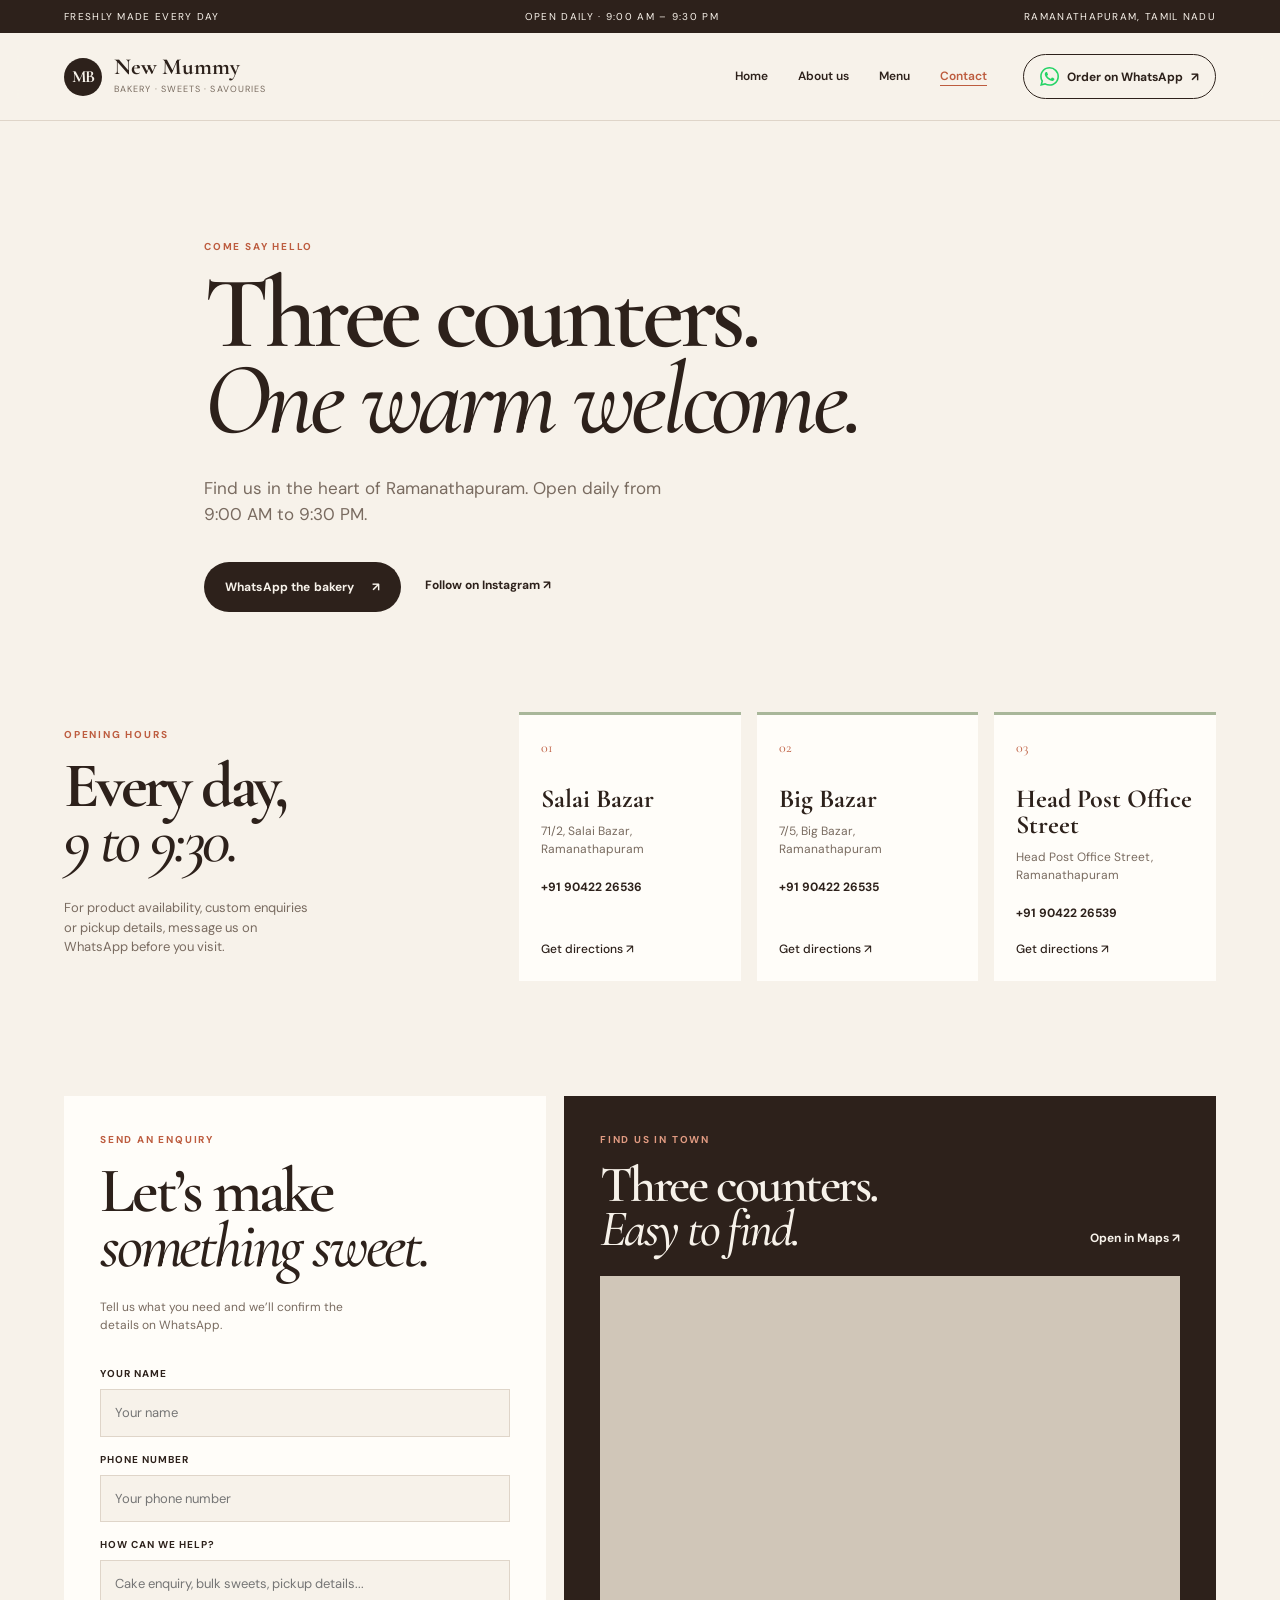
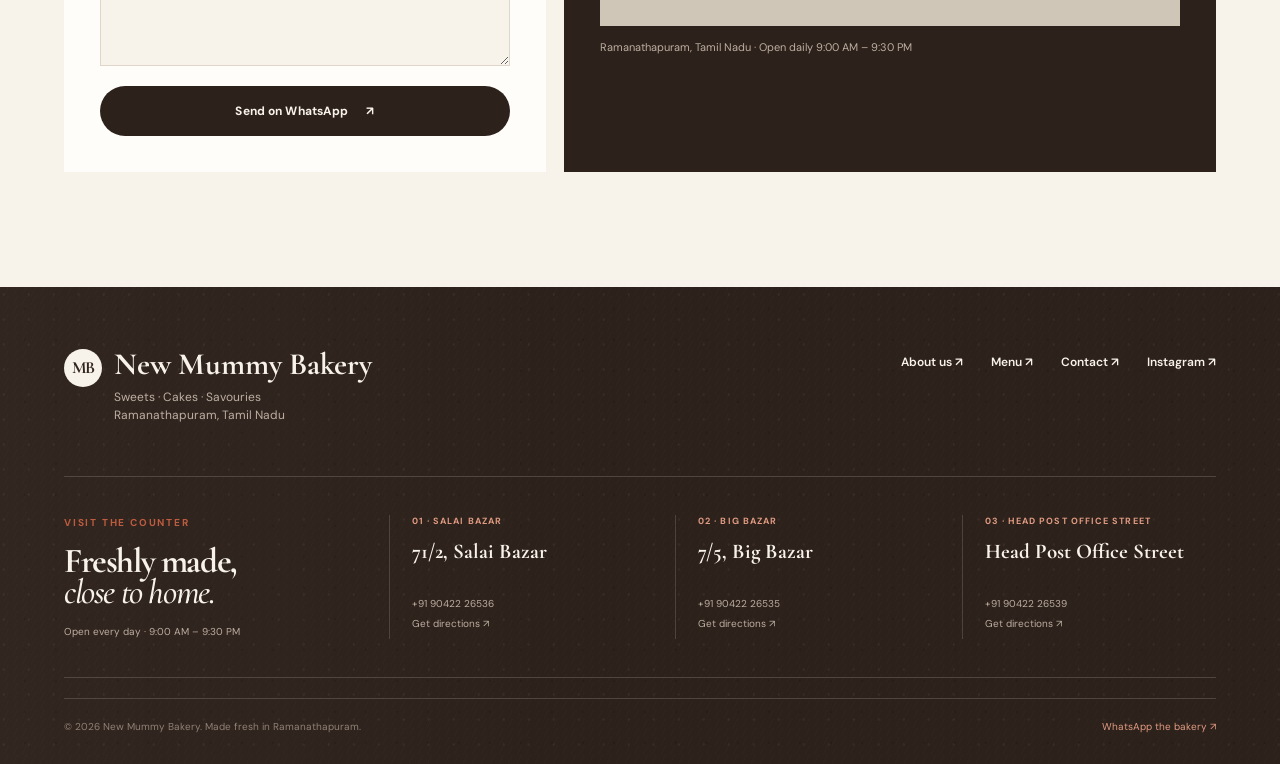
<file: contact.html>
<!doctype html><html lang="en"><head><meta charset="UTF-8"><meta name="viewport" content="width=device-width, initial-scale=1"><title>Contact New Mummy Bakery — Ramanathapuram</title><meta name="description" content="Visit New Mummy Bakery at Salai Bazar, Big Bazar or Head Post Office Street in Ramanathapuram. Open daily 9:00 AM–9:30 PM."><link rel="icon" href="/manus-storage/async-images/HRMbBBj13bVHIJnJtmM3Oi/image-1.webp"><link rel="preconnect" href="https://fonts.googleapis.com"><link rel="preconnect" href="https://fonts.gstatic.com" crossorigin><link href="https://fonts.googleapis.com/css2?family=Cormorant+Garamond:wght@500;600;700&family=DM+Sans:wght@400;500;600;700&display=swap" rel="stylesheet"><link rel="stylesheet" href="styles.css"></head><body><div class="announcement"><span>Freshly made every day</span><span>Open daily · 9:00 AM – 9:30 PM</span><span>Ramanathapuram, Tamil Nadu</span></div><header class="site-header"><a class="brand" href="index.html"><span class="brand-mark">MB</span><span><strong>New Mummy</strong><small>Bakery · Sweets · Savouries</small></span></a><nav class="desktop-nav" aria-label="Main navigation"><a href="index.html">Home</a><a href="about.html">About us</a><a href="menu.html">Menu</a><a class="active-link" href="contact.html">Contact</a></nav><a class="header-order" href="https://wa.me/917010363649?text=Hello%20New%20Mummy%20Bakery!%20I%20have%20an%20enquiry.%0A(From%20your%20website)" target="_blank" rel="noreferrer">Order on WhatsApp <span>↗</span></a><button class="menu-toggle" aria-label="Open navigation" aria-expanded="false">☰</button></header><div class="mobile-nav" hidden><a href="index.html">Home</a><a href="about.html">About us</a><a href="menu.html">Menu</a><a href="contact.html">Contact</a></div><main><section class="page-hero"><p class="eyebrow">Come say hello</p><h1>Three counters.<br><em>One warm welcome.</em></h1><p>Find us in the heart of Ramanathapuram. Open daily from 9:00 AM to 9:30 PM.</p><div class="contact-actions"><a class="button button-dark" href="https://wa.me/917010363649?text=Hello%20New%20Mummy%20Bakery!%20I%20have%20an%20enquiry.%0A(From%20your%20website)" target="_blank" rel="noreferrer">WhatsApp the bakery <span>↗</span></a><a class="text-link" href="https://www.instagram.com/newmummybakers/" target="_blank" rel="noreferrer">Follow on Instagram <span>↗</span></a></div></section><section class="contact-section"><div class="contact-hours"><p class="eyebrow">Opening hours</p><h2>Every day,<br><em>9 to 9:30.</em></h2><p>For product availability, custom enquiries or pickup details, message us on WhatsApp before you visit.</p></div><div class="branch-grid branch-grid-contact"><article id="salai-bazar" class="branch-card"><span class="branch-no">01</span><h3>Salai Bazar</h3><p>71/2, Salai Bazar,<br>Ramanathapuram</p><a href="tel:+919042226536">+91 90422 26536</a><a class="direction" href="https://maps.google.com/?q=New+Mummy+Bakery+Salai+Bazar+Ramanathapuram" target="_blank" rel="noreferrer">Get directions ↗</a></article><article id="big-bazar" class="branch-card"><span class="branch-no">02</span><h3>Big Bazar</h3><p>7/5, Big Bazar,<br>Ramanathapuram</p><a href="tel:+919042226535">+91 90422 26535</a><a class="direction" href="https://maps.google.com/?q=New+Mummy+Bakery+Big+Bazar+Ramanathapuram" target="_blank" rel="noreferrer">Get directions ↗</a></article><article id="post-office" class="branch-card"><span class="branch-no">03</span><h3>Head Post Office Street</h3><p>Head Post Office Street,<br>Ramanathapuram</p><a href="tel:+919042226539">+91 90422 26539</a><a class="direction" href="https://maps.google.com/?q=New+Mummy+Bakery+Head+Post+Office+Street+Ramanathapuram" target="_blank" rel="noreferrer">Get directions ↗</a></article></div></section><section class="contact-tools"><div class="contact-form-card"><p class="eyebrow">Send an enquiry</p><h2>Let’s make<br><em>something sweet.</em></h2><p class="form-note">Tell us what you need and we’ll confirm the details on WhatsApp.</p><form id="contact-form"><label for="contact-name">Your name</label><input id="contact-name" name="name" type="text" placeholder="Your name" required><label for="contact-phone">Phone number</label><input id="contact-phone" name="phone" type="tel" placeholder="Your phone number" required><label for="contact-message">How can we help?</label><textarea id="contact-message" name="message" rows="4" placeholder="Cake enquiry, bulk sweets, pickup details..." required></textarea><button class="button button-dark" type="submit">Send on WhatsApp <span>↗</span></button></form></div><div class="map-card"><div class="map-heading"><div><p class="eyebrow">Find us in town</p><h2>Three counters.<br><em>Easy to find.</em></h2></div><a class="text-link" href="https://www.google.com/maps/search/New+Mummy+Bakery+Ramanathapuram" target="_blank" rel="noreferrer">Open in Maps <span>↗</span></a></div><div class="map-frame"><iframe title="Map showing New Mummy Bakery in Ramanathapuram" src="https://www.google.com/maps?q=New%20Mummy%20Bakery%20Ramanathapuram%20Tamil%20Nadu&output=embed" loading="lazy" referrerpolicy="no-referrer-when-downgrade"></iframe></div><p class="map-caption">Ramanathapuram, Tamil Nadu · Open daily 9:00 AM – 9:30 PM</p></div></section></main><footer class="site-footer"><div class="footer-main"><div class="footer-brand"><span class="brand-mark">MB</span><div><h2>New Mummy Bakery</h2><p>Sweets · Cakes · Savouries<br>Ramanathapuram, Tamil Nadu</p></div></div><div class="footer-links"><a href="about.html">About us ↗</a><a href="menu.html">Menu ↗</a><a href="contact.html">Contact ↗</a><a href="https://www.instagram.com/newmummybakers/" target="_blank" rel="noreferrer">Instagram ↗</a></div></div><div class="footer-addresses"><div class="footer-address-intro"><p class="eyebrow">Visit the counter</p><h3>Freshly made,<br><em>close to home.</em></h3><p>Open every day · 9:00 AM – 9:30 PM</p></div><address><span>01 · Salai Bazar</span><strong>71/2, Salai Bazar</strong><a href="tel:+919042226536">+91 90422 26536</a><a href="https://maps.google.com/?q=New+Mummy+Bakery+Salai+Bazar+Ramanathapuram" target="_blank" rel="noreferrer">Get directions ↗</a></address><address><span>02 · Big Bazar</span><strong>7/5, Big Bazar</strong><a href="tel:+919042226535">+91 90422 26535</a><a href="https://maps.google.com/?q=New+Mummy+Bakery+Big+Bazar+Ramanathapuram" target="_blank" rel="noreferrer">Get directions ↗</a></address><address><span>03 · Head Post Office Street</span><strong>Head Post Office Street</strong><a href="tel:+919042226539">+91 90422 26539</a><a href="https://maps.google.com/?q=New+Mummy+Bakery+Head+Post+Office+Street+Ramanathapuram" target="_blank" rel="noreferrer">Get directions ↗</a></address></div><div class="footer-bottom"><p class="copyright">© 2026 New Mummy Bakery. Made fresh in Ramanathapuram.</p><a href="https://wa.me/917010363649?text=Hello%20New%20Mummy%20Bakery!%20I%20have%20an%20enquiry.%0A(From%20your%20website)" target="_blank" rel="noreferrer">WhatsApp the bakery ↗</a></div></footer><script src="app.js"></script></body></html>
</file>
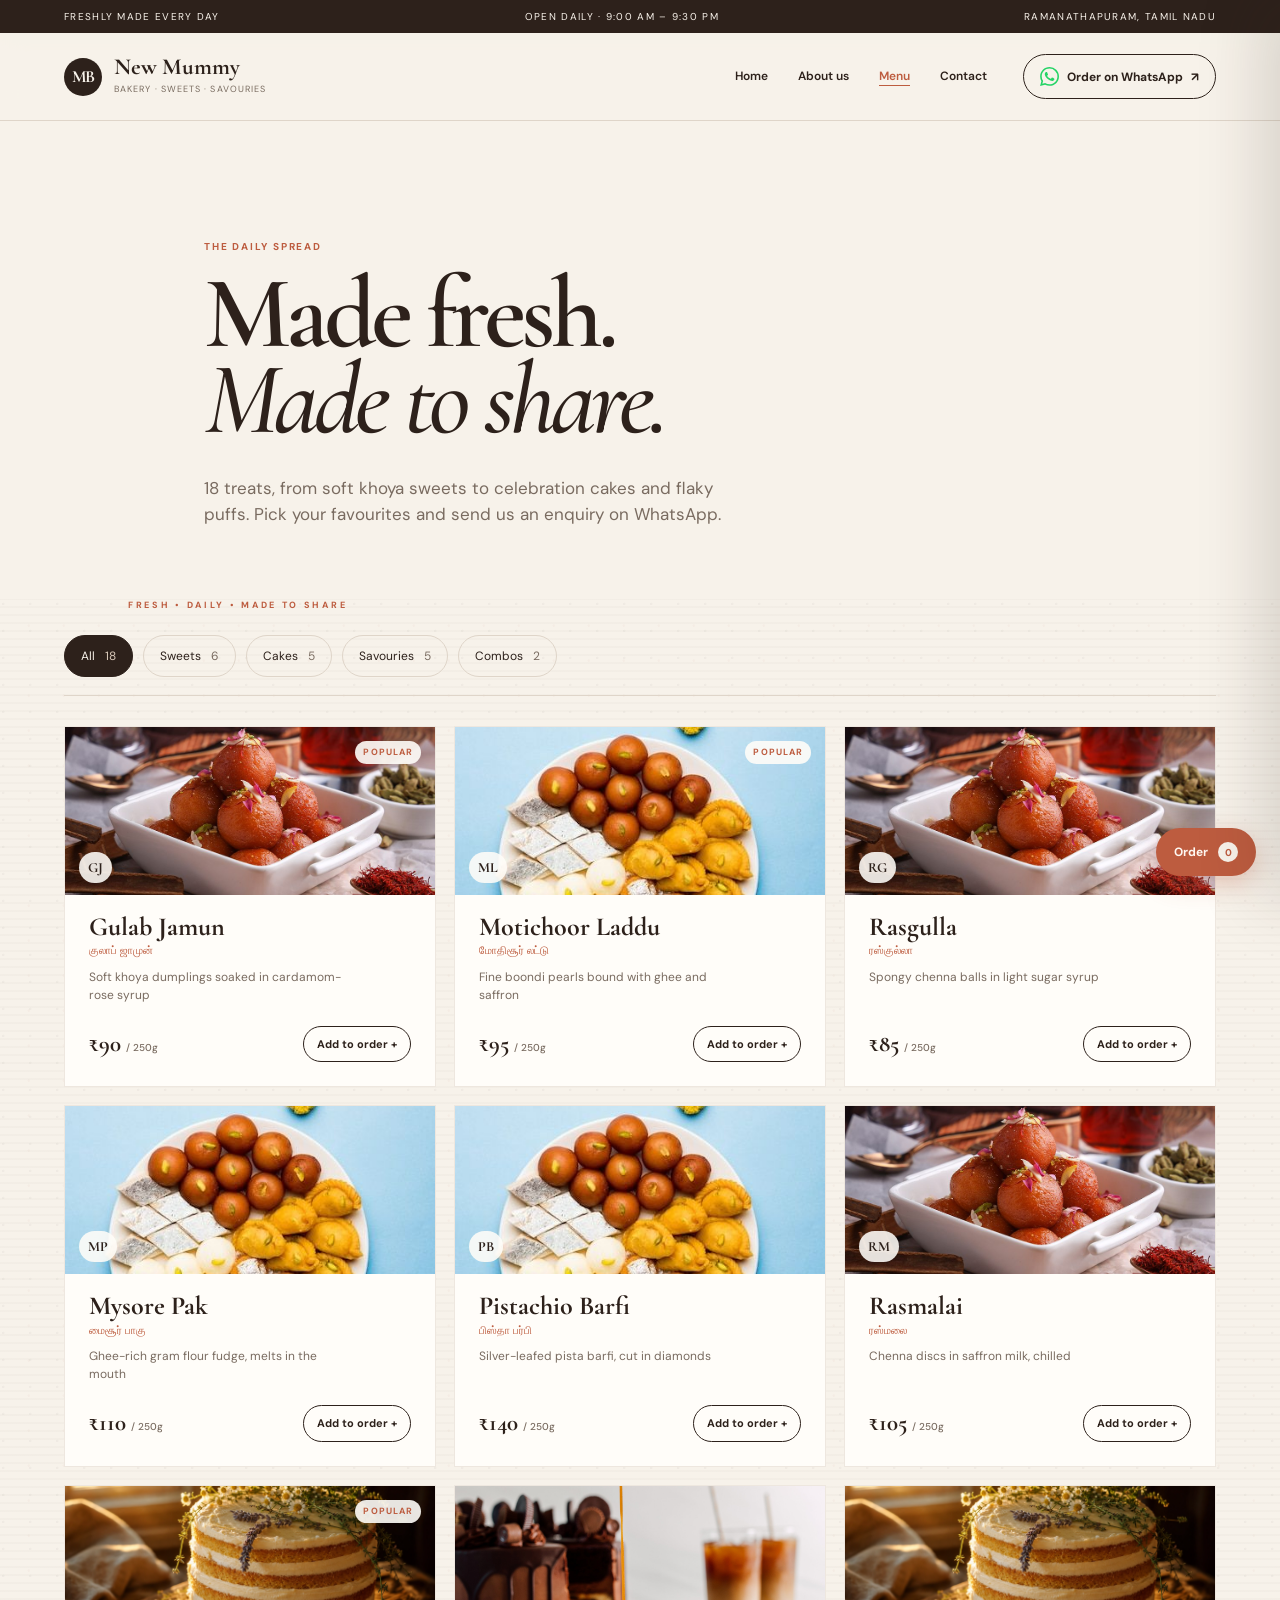
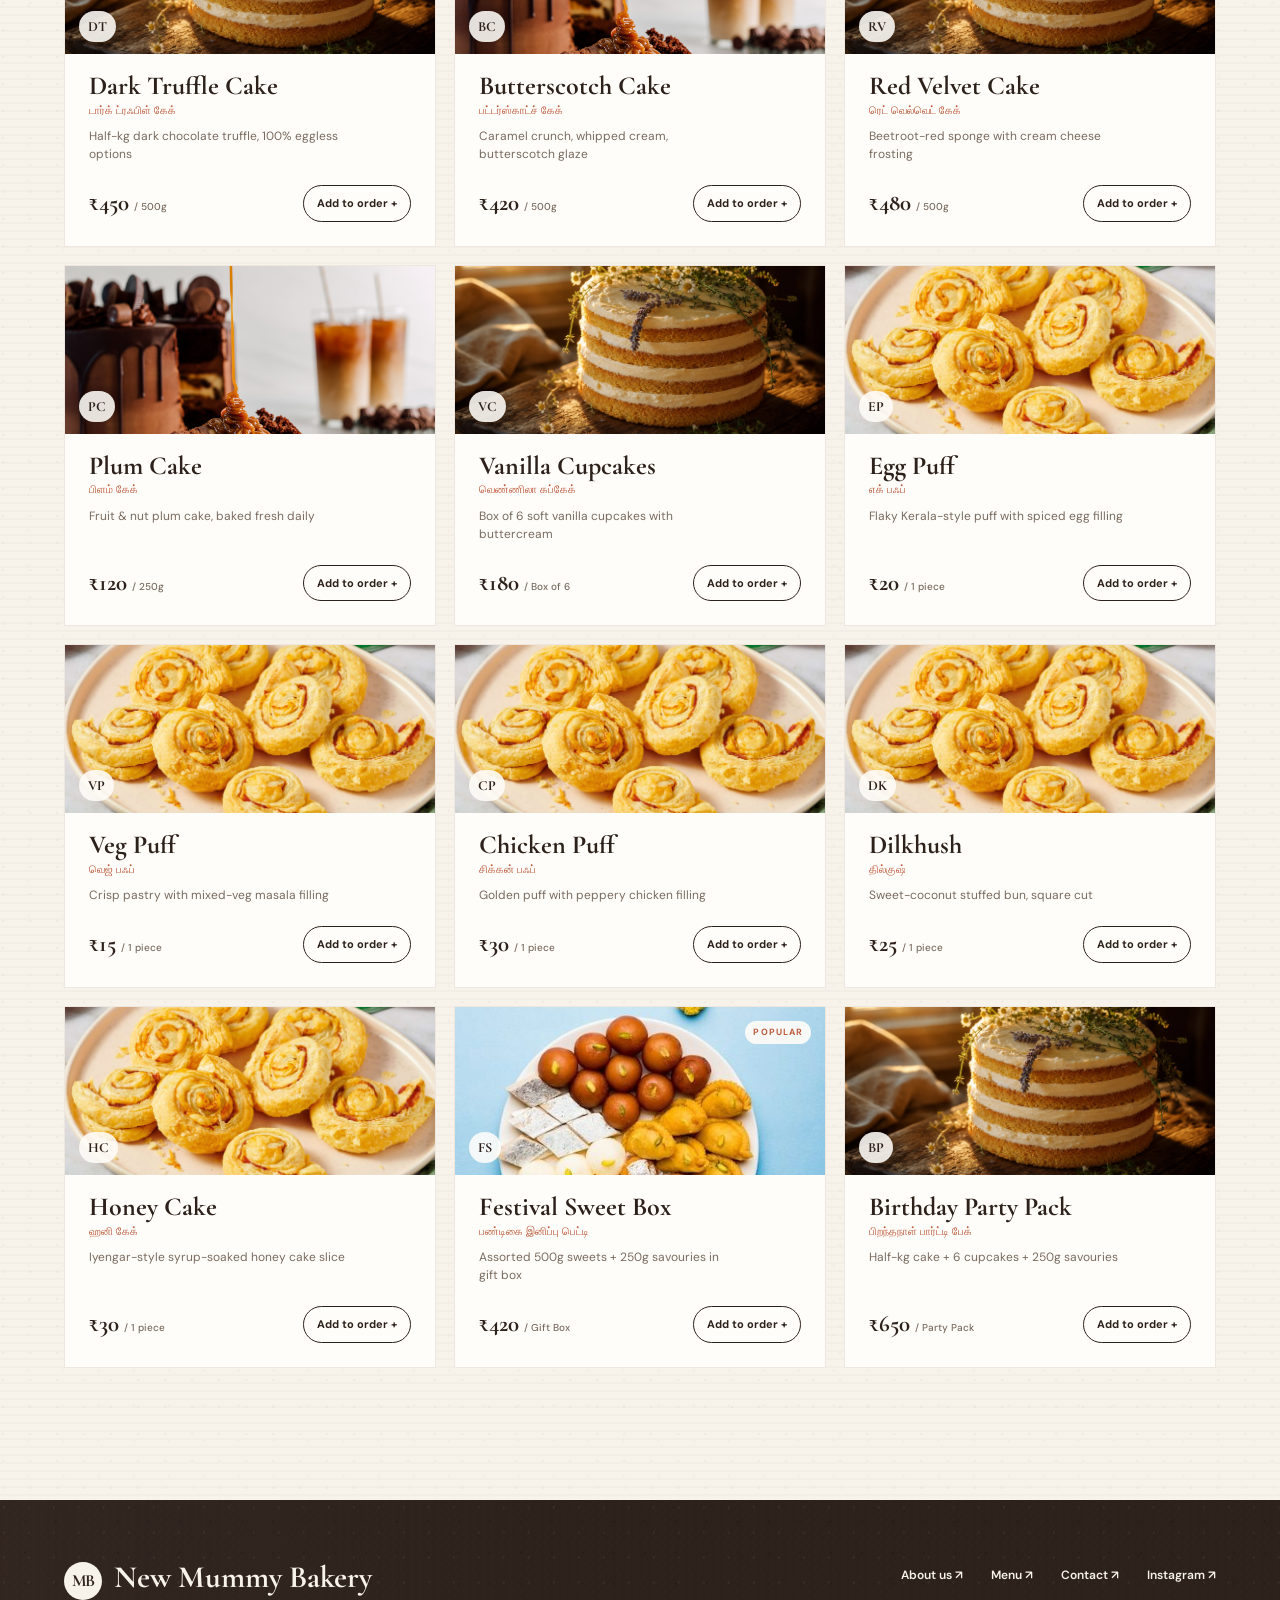
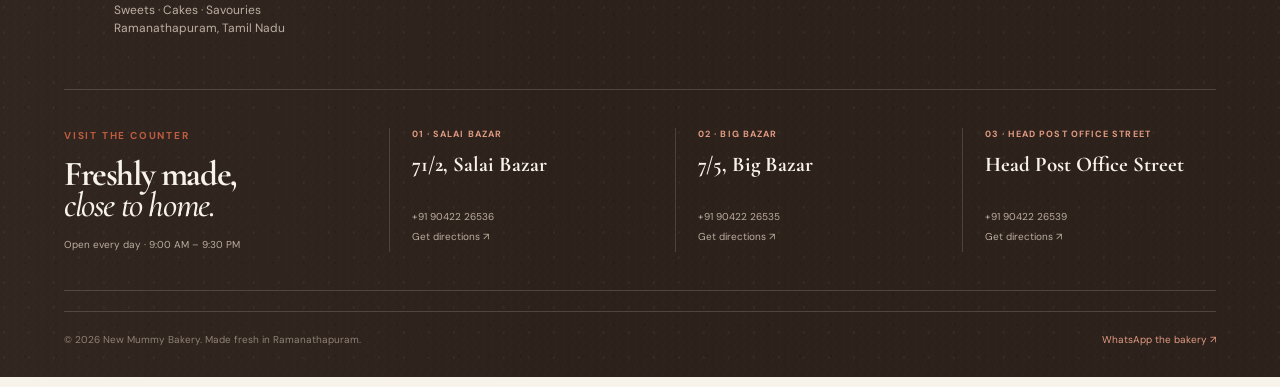
<file: menu.html>
<!doctype html><html lang="en"><head><meta charset="UTF-8"><meta name="viewport" content="width=device-width, initial-scale=1"><title>Menu — New Mummy Bakery Ramanathapuram</title><meta name="description" content="Browse all 18 sweets, cakes, savouries and combos from New Mummy Bakery in Ramanathapuram. Add favourites to your WhatsApp enquiry."><link rel="icon" href="/manus-storage/async-images/HRMbBBj13bVHIJnJtmM3Oi/image-1.webp"><link rel="preconnect" href="https://fonts.googleapis.com"><link rel="preconnect" href="https://fonts.gstatic.com" crossorigin><link href="https://fonts.googleapis.com/css2?family=Cormorant+Garamond:wght@500;600;700&family=DM+Sans:wght@400;500;600;700&display=swap" rel="stylesheet"><link rel="stylesheet" href="styles.css"></head><body><div class="announcement"><span>Freshly made every day</span><span>Open daily · 9:00 AM – 9:30 PM</span><span>Ramanathapuram, Tamil Nadu</span></div><header class="site-header"><a class="brand" href="index.html"><span class="brand-mark">MB</span><span><strong>New Mummy</strong><small>Bakery · Sweets · Savouries</small></span></a><nav class="desktop-nav" aria-label="Main navigation"><a href="index.html">Home</a><a href="about.html">About us</a><a class="active-link" href="menu.html">Menu</a><a href="contact.html">Contact</a></nav><a class="header-order" href="https://wa.me/917010363649?text=Hello%20New%20Mummy%20Bakery!%20I%20have%20an%20enquiry.%0A(From%20your%20website)" target="_blank" rel="noreferrer">Order on WhatsApp <span>↗</span></a><button class="menu-toggle" aria-label="Open navigation" aria-expanded="false">☰</button></header><div class="mobile-nav" hidden><a href="index.html">Home</a><a href="about.html">About us</a><a href="menu.html">Menu</a><a href="contact.html">Contact</a></div><main><section class="page-hero page-hero-compact"><p class="eyebrow">The daily spread</p><h1>Made fresh.<br><em>Made to share.</em></h1><p>18 treats, from soft khoya sweets to celebration cakes and flaky puffs. Pick your favourites and send us an enquiry on WhatsApp.</p></section><section class="menu-section menu-page-section"><div class="category-bar" role="group" aria-label="Filter menu by category"><button class="category active" data-filter="all">All <span>18</span></button><button class="category" data-filter="sweets">Sweets <span>6</span></button><button class="category" data-filter="cakes">Cakes <span>5</span></button><button class="category" data-filter="savouries">Savouries <span>5</span></button><button class="category" data-filter="combos">Combos <span>2</span></button></div><div class="product-grid" id="product-grid" aria-live="polite"></div></section></main><footer class="site-footer"><div class="footer-main"><div class="footer-brand"><span class="brand-mark">MB</span><div><h2>New Mummy Bakery</h2><p>Sweets · Cakes · Savouries<br>Ramanathapuram, Tamil Nadu</p></div></div><div class="footer-links"><a href="about.html">About us ↗</a><a href="menu.html">Menu ↗</a><a href="contact.html">Contact ↗</a><a href="https://www.instagram.com/newmummybakers/" target="_blank" rel="noreferrer">Instagram ↗</a></div></div><div class="footer-addresses"><div class="footer-address-intro"><p class="eyebrow">Visit the counter</p><h3>Freshly made,<br><em>close to home.</em></h3><p>Open every day · 9:00 AM – 9:30 PM</p></div><address><span>01 · Salai Bazar</span><strong>71/2, Salai Bazar</strong><a href="tel:+919042226536">+91 90422 26536</a><a href="https://maps.google.com/?q=New+Mummy+Bakery+Salai+Bazar+Ramanathapuram" target="_blank" rel="noreferrer">Get directions ↗</a></address><address><span>02 · Big Bazar</span><strong>7/5, Big Bazar</strong><a href="tel:+919042226535">+91 90422 26535</a><a href="https://maps.google.com/?q=New+Mummy+Bakery+Big+Bazar+Ramanathapuram" target="_blank" rel="noreferrer">Get directions ↗</a></address><address><span>03 · Head Post Office Street</span><strong>Head Post Office Street</strong><a href="tel:+919042226539">+91 90422 26539</a><a href="https://maps.google.com/?q=New+Mummy+Bakery+Head+Post+Office+Street+Ramanathapuram" target="_blank" rel="noreferrer">Get directions ↗</a></address></div><div class="footer-bottom"><p class="copyright">© 2026 New Mummy Bakery. Made fresh in Ramanathapuram.</p><a href="https://wa.me/917010363649?text=Hello%20New%20Mummy%20Bakery!%20I%20have%20an%20enquiry.%0A(From%20your%20website)" target="_blank" rel="noreferrer">WhatsApp the bakery ↗</a></div></footer><aside class="basket" aria-label="Your order" aria-hidden="true"><div class="basket-head"><div><p class="eyebrow">Your order</p><h2>Ready to share</h2></div><button class="basket-close" aria-label="Close order">×</button></div><div class="basket-items" id="basket-items"><p class="empty-state">Your order is empty.<br><span>Add a few sweets, cakes or savouries to get started.</span></p></div><div class="basket-footer"><div class="basket-total"><span>Items in your order</span><strong id="basket-count">0</strong></div><div class="checkout-fields"><label for="order-name">Your name</label><input id="order-name" type="text" placeholder="Your name"><label for="order-phone">Phone number</label><input id="order-phone" type="tel" placeholder="Your phone number"><label for="order-branch">Pickup branch</label><select id="order-branch"><option>Salai Bazar</option><option>Big Bazar</option><option>Head Post Office Street</option></select><label for="order-note">Order note</label><textarea id="order-note" rows="2" placeholder="Pickup time or special note"></textarea></div><a id="basket-whatsapp" class="button button-dark full" href="#" target="_blank" rel="noreferrer" aria-disabled="true">Place order on WhatsApp <span>↗</span></a><small class="checkout-note">We’ll confirm availability and final total with you on WhatsApp.</small></div></aside><button class="basket-fab" aria-label="Open your order"><span>Order</span><b id="fab-count">0</b></button><div class="basket-overlay"></div><script src="app.js"></script></body></html>
</file>
<file: styles.css>
/* Responsive WhatsApp header action */
.back-to-top{position:fixed;right:14px;bottom:14px;z-index:19;width:44px;height:44px;display:grid;place-items:center;border:1px solid rgba(255,253,249,.35);border-radius:50%;background:var(--ink);color:var(--cream);box-shadow:0 4px 16px rgba(45,33,27,.2);font-size:22px;line-height:1;cursor:pointer;opacity:0;visibility:hidden;transform:translateY(8px);transition:opacity .2s,transform .2s,visibility .2s}
.back-to-top.is-visible{opacity:1;visibility:visible;transform:translateY(0)}
.back-to-top:hover{background:var(--terra)}
.back-to-top:focus-visible{outline:3px solid var(--terra);outline-offset:3px}
.back-to-top.has-basket{bottom:72px}
@media(max-width:580px){.back-to-top{right:12px;bottom:12px;width:42px;height:42px}.back-to-top.has-basket{bottom:70px}}
.header-order{display:inline-flex;align-items:center;gap:8px}
.header-order:before{content:"";display:block;flex:0 0 19px;width:19px;height:19px;background:center/contain no-repeat url("data:image/svg+xml,%3Csvg xmlns='http://www.w3.org/2000/svg' viewBox='0 0 24 24'%3E%3Cpath fill='%2325D366' d='M20.52 3.48A11.86 11.86 0 0 0 12.08 0C5.52 0 .18 5.34.18 11.9c0 2.1.55 4.15 1.59 5.96L.08 24l6.29-1.65a11.9 11.9 0 0 0 5.7 1.45h.01c6.56 0 11.9-5.34 11.9-11.9 0-3.18-1.24-6.17-3.46-8.42ZM12.08 21.8a9.9 9.9 0 0 1-5.05-1.38l-.36-.21-3.73.98 1-3.64-.24-.37a9.87 9.87 0 0 1-1.52-5.28c0-5.46 4.45-9.9 9.91-9.9a9.84 9.84 0 0 1 7.01 2.91 9.84 9.84 0 0 1 2.9 7.01c0 5.46-4.44 9.9-9.92 9.9Zm5.44-7.42c-.3-.15-1.76-.87-2.03-.97-.27-.1-.47-.15-.67.15-.2.3-.77.97-.94 1.17-.17.2-.35.22-.65.07-.3-.15-1.26-.46-2.4-1.47-.89-.79-1.49-1.76-1.66-2.06-.17-.3-.02-.46.13-.61.13-.13.3-.35.45-.52.15-.17.2-.3.3-.5.1-.2.05-.37-.03-.52-.08-.15-.67-1.62-.92-2.22-.24-.58-.49-.5-.67-.51h-.57c-.2 0-.52.07-.79.37-.27.3-1.04 1.02-1.04 2.49 0 1.47 1.07 2.89 1.22 3.09.15.2 2.1 3.2 5.09 4.49.71.31 1.27.5 1.71.64.72.23 1.37.2 1.89.12.58-.09 1.76-.72 2.01-1.42.25-.7.25-1.3.17-1.42-.07-.13-.27-.2-.57-.35Z'/%3E%3C/svg%3E")}
@media(max-width:580px){.site-header.site-header{gap:4px}.site-header .header-order{width:40px;height:40px;padding:0;margin-right:0;justify-content:center;border:0;border-radius:0;font-size:0;gap:0}.site-header .header-order:before{flex-basis:24px;width:24px;height:24px}.site-header .header-order span{display:none}}
:root{--cream:#f7f2ea;--paper:#fffdf9;--ink:#2d211b;--muted:#796b60;--line:#dfd5c9;--terra:#bd5c3f;--pistachio:#a9b79a;--dark:#2d211b;--serif:'Cormorant Garamond',Georgia,serif;--sans:'DM Sans',Arial,sans-serif}*{box-sizing:border-box}html{scroll-behavior:smooth}body{margin:0;background:var(--cream);color:var(--ink);font-family:var(--sans);font-size:16px;line-height:1.5}a{color:inherit;text-decoration:none}button{font:inherit;color:inherit} .announcement{background:var(--ink);color:#f9f3eb;padding:9px 5vw;display:flex;justify-content:space-between;gap:16px;font-size:10px;letter-spacing:.13em;text-transform:uppercase}.site-header{height:88px;padding:0 5vw;display:flex;align-items:center;justify-content:space-between;border-bottom:1px solid var(--line);background:rgba(247,242,234,.92);position:sticky;top:0;z-index:15;backdrop-filter:blur(14px)}.brand,.footer-brand{display:flex;align-items:center;gap:12px}.brand-mark{display:grid;place-items:center;width:38px;height:38px;background:var(--ink);color:var(--cream);border-radius:50%;font-family:var(--serif);font-weight:700;font-size:17px;letter-spacing:-.08em}.brand strong{display:block;font-family:var(--serif);font-size:23px;line-height:.9}.brand small{display:block;color:var(--muted);font-size:9px;letter-spacing:.12em;text-transform:uppercase;margin-top:5px}.desktop-nav{display:flex;gap:30px;margin-left:auto;margin-right:36px;font-size:12px;font-weight:600}.desktop-nav a,.text-link,.direction,.footer-links a{border-bottom:1px solid transparent;transition:.2s}.desktop-nav a:hover,.text-link:hover,.direction:hover,.footer-links a:hover{border-color:currentColor}.header-order{font-size:12px;font-weight:700;padding:12px 16px;border:1px solid var(--ink);border-radius:999px;transition:.2s}.header-order:hover{background:var(--ink);color:var(--cream)}.menu-toggle{display:none;border:0;background:none;font-size:23px}.mobile-nav{padding:16px 5vw;background:var(--paper);border-bottom:1px solid var(--line);position:sticky;top:88px;z-index:14}.mobile-nav a{display:block;padding:9px 0}.hero{display:grid;grid-template-columns:1fr 1fr;min-height:640px;max-width:1440px;margin:auto}.hero-copy{padding:96px 7vw 72px 10vw;display:flex;flex-direction:column;justify-content:center}.eyebrow{font-size:10px;letter-spacing:.18em;text-transform:uppercase;color:var(--terra);font-weight:700;margin:0 0 16px}.hero h1,.section-heading h2,.order-band h2,.visit-intro h2{font-family:var(--serif);font-weight:600;letter-spacing:-.045em;line-height:.86;margin:0;font-size:clamp(56px,7vw,104px)}em{font-style:italic;font-weight:500}.hero-lede{color:var(--muted);max-width:420px;font-size:17px;margin:30px 0 28px}.hero-actions{display:flex;align-items:center;gap:24px;flex-wrap:wrap}.button{display:inline-flex;align-items:center;gap:18px;border-radius:999px;padding:15px 20px;font-size:12px;font-weight:700;letter-spacing:.01em;border:1px solid transparent;transition:transform .2s,background .2s}.button:hover{transform:translateY(-2px)}.button-dark{background:var(--dark);color:var(--cream)}.button-dark:hover{background:var(--terra)}.button-light{background:var(--cream);color:var(--ink)}.text-link{font-size:12px;font-weight:700;padding-bottom:3px}.hero-note{display:flex;gap:12px;align-items:center;margin-top:66px;border-top:1px solid var(--line);padding-top:18px;max-width:350px}.note-icon{color:var(--terra);font-size:20px}.hero-note strong,.hero-note small{display:block}.hero-note strong{font-size:12px}.hero-note small{font-size:11px;color:var(--muted);margin-top:2px}.hero-image{position:relative;overflow:hidden;background:#c7b29b}.hero-image img{width:100%;height:100%;object-fit:cover;display:block}.hero-stamp{position:absolute;bottom:28px;left:28px;border:1px solid rgba(255,253,249,.8);color:#fffdf9;border-radius:50%;width:118px;height:118px;display:grid;place-content:center;text-align:center;font-family:var(--serif);font-size:12px;line-height:1.05;transform:rotate(-10deg);background:rgba(45,33,27,.2)}.hero-stamp strong{font-size:22px}.menu-section{max-width:1280px;margin:auto;padding:112px 5vw}.section-heading{display:flex;justify-content:space-between;align-items:end;gap:50px;margin-bottom:55px}.section-heading h2,.order-band h2,.visit-intro h2{font-size:clamp(48px,5.5vw,78px)}.section-intro{color:var(--muted);max-width:360px;margin:0 0 5px}.category-bar{display:flex;gap:10px;flex-wrap:wrap;border-bottom:1px solid var(--line);padding-bottom:18px;margin-bottom:30px}.category{border:1px solid var(--line);background:transparent;padding:11px 16px;border-radius:999px;font-size:12px;cursor:pointer;transition:.2s}.category span{color:var(--muted);margin-left:7px}.category:hover,.category.active{background:var(--ink);border-color:var(--ink);color:var(--cream)}.category.active span,.category:hover span{color:#d9c9ba}.product-grid{display:grid;grid-template-columns:repeat(3,1fr);gap:18px}.product-card{background:var(--paper);padding:24px;min-height:277px;display:flex;flex-direction:column;position:relative;border:1px solid #eee7df;transition:transform .25s,box-shadow .25s}.product-card:hover{transform:translateY(-4px);box-shadow:0 18px 35px rgba(45,33,27,.08)}.product-art{height:76px;width:76px;border-radius:50%;display:grid;place-items:center;font-family:var(--serif);font-weight:700;font-size:22px;color:var(--ink);margin-bottom:20px;background:#e5b880;position:relative}.product-art:after{content:'';position:absolute;inset:9px;border:1px solid rgba(45,33,27,.2);border-radius:50%}.art-cake{background:#d8a2a0}.art-savoury{background:#d6b27d}.art-combo{background:var(--pistachio)}.product-tag{position:absolute;right:20px;top:21px;color:var(--terra);font-size:9px;letter-spacing:.12em;text-transform:uppercase;font-weight:700}.product-card h3{font-family:var(--serif);font-size:26px;line-height:.95;margin:0 0 3px}.product-tamil{font-size:11px;color:var(--terra);margin:0 0 9px}.product-desc{font-size:12px;color:var(--muted);margin:0;max-width:260px}.product-bottom{display:flex;align-items:center;justify-content:space-between;margin-top:auto;padding-top:22px}.price{font-family:var(--serif);font-weight:700;font-size:23px}.price small{font-family:var(--sans);font-size:10px;color:var(--muted);font-weight:500}.add-btn{border:1px solid var(--ink);border-radius:999px;background:transparent;font-size:11px;font-weight:700;padding:9px 13px;cursor:pointer}.add-btn:hover{background:var(--terra);border-color:var(--terra);color:white}.order-band{background:var(--terra);color:#fff8f1;padding:88px 10vw;display:grid;grid-template-columns:1fr 1.2fr auto;align-items:center;gap:60px}.order-band .eyebrow{color:#f6c9b4}.order-steps{display:grid;gap:15px}.order-steps div{display:flex;gap:15px;border-top:1px solid rgba(255,248,241,.35);padding-top:12px}.order-steps span{font-size:10px;opacity:.7}.order-steps p{font-size:12px;margin:0}.visit-section{max-width:1280px;margin:auto;padding:112px 5vw;display:grid;grid-template-columns:1fr 1.5fr;gap:80px}.visit-intro>p:not(.eyebrow){color:var(--muted);max-width:250px;margin:30px 0}.branch-grid{display:grid;grid-template-columns:repeat(3,1fr);gap:16px}.branch-card{background:var(--paper);border-top:3px solid var(--pistachio);padding:22px;min-height:250px;display:flex;flex-direction:column}.branch-no{font-family:var(--serif);font-size:14px;color:var(--terra)}.branch-card h3{font-family:var(--serif);font-size:26px;line-height:1;margin:28px 0 10px}.branch-card p{font-size:12px;color:var(--muted);margin:0 0 20px}.branch-card>a{font-size:12px;font-weight:700}.branch-card .direction{font-weight:500;margin-top:auto;padding-top:18px;width:max-content}.site-footer{background:var(--ink);color:var(--cream);padding:55px 5vw 25px;display:grid;grid-template-columns:1fr 1fr;gap:50px}.footer-brand{align-items:flex-start}.footer-brand .brand-mark{background:var(--cream);color:var(--ink)}.footer-brand h2{font-family:var(--serif);font-size:31px;margin:0;line-height:1}.footer-brand p{color:#bcaea1;font-size:12px;margin:8px 0 0}.footer-links{display:flex;justify-content:flex-end;gap:28px;font-size:12px;font-weight:600}.copyright{grid-column:1/-1;color:#8f8177;border-top:1px solid #4c4038;padding-top:20px;font-size:10px;margin:0}.basket{position:fixed;right:0;top:0;height:100vh;width:min(420px,100%);background:var(--paper);z-index:30;transform:translateX(100%);transition:transform .3s;display:flex;flex-direction:column;box-shadow:-20px 0 60px rgba(45,33,27,.15)}.basket.open{transform:translateX(0)}.basket-overlay{position:fixed;inset:0;background:rgba(45,33,27,.35);z-index:29;opacity:0;pointer-events:none;transition:.3s}.basket-overlay.open{opacity:1;pointer-events:auto}.basket-head{display:flex;justify-content:space-between;padding:28px;border-bottom:1px solid var(--line)}.basket-head h2{font-family:var(--serif);font-size:32px;line-height:.8;margin:0}.basket-close{border:0;background:none;font-size:28px;cursor:pointer}.basket-items{padding:22px 28px;overflow:auto;flex:1}.empty-state{text-align:center;margin-top:45%;font-family:var(--serif);font-size:24px}.empty-state span{font-family:var(--sans);font-size:12px;color:var(--muted)}.basket-item{display:flex;gap:12px;align-items:center;border-bottom:1px solid var(--line);padding:13px 0}.basket-item>div:nth-child(2){flex:1}.basket-item h4{font-family:var(--serif);font-size:20px;margin:0;line-height:1}.basket-item p{font-size:11px;color:var(--muted);margin:4px 0}.qty-controls{display:flex;align-items:center;gap:8px}.qty-controls button{width:24px;height:24px;border-radius:50%;border:1px solid var(--line);background:transparent;cursor:pointer}.basket-item .remove{font-size:11px;text-decoration:underline;background:none;border:0;cursor:pointer;color:var(--muted)}.basket-footer{padding:22px 28px;border-top:1px solid var(--line)}.basket-total{display:flex;justify-content:space-between;margin-bottom:15px;font-size:12px}.full{width:100%;justify-content:center}.basket-fab{position:fixed;right:24px;bottom:24px;z-index:20;border:0;background:var(--terra);color:#fff8f1;border-radius:999px;padding:14px 18px;display:flex;gap:10px;align-items:center;box-shadow:0 8px 24px rgba(189,92,63,.3);cursor:pointer;font-size:12px;font-weight:700}.basket-fab b{background:var(--cream);color:var(--terra);border-radius:50%;min-width:20px;height:20px;display:grid;place-items:center;font-size:10px}.basket-fab.bump{animation:bump .35s}@keyframes bump{50%{transform:scale(1.08)}}@media(max-width:900px){.desktop-nav{display:none}.menu-toggle{display:block}.header-order{margin-left:auto;margin-right:16px}.hero{grid-template-columns:1fr;min-height:auto}.hero-copy{padding:72px 8vw 52px}.hero-image{height:420px}.hero-note{margin-top:45px}.product-grid{grid-template-columns:repeat(2,1fr)}.order-band{grid-template-columns:1fr;padding:72px 8vw;gap:35px}.visit-section{grid-template-columns:1fr;gap:45px}.branch-grid{grid-template-columns:repeat(3,1fr)}.section-heading{display:block}.section-intro{margin-top:25px}.site-footer{grid-template-columns:1fr}.footer-links{justify-content:flex-start}}@media(max-width:580px){.announcement{font-size:8px;padding:8px 4vw}.announcement span:nth-child(2){display:none}.site-header{height:76px;padding:0 4vw}.mobile-nav{top:76px}.brand strong{font-size:20px}.brand small{font-size:8px}.header-order{font-size:10px;padding:10px 11px}.hero-copy{padding:64px 6vw 45px}.hero h1{font-size:60px}.hero-lede{font-size:15px}.hero-image{height:330px}.hero-stamp{width:90px;height:90px;font-size:9px;bottom:18px;left:18px}.hero-stamp strong{font-size:17px}.menu-section,.visit-section{padding:78px 5vw}.section-heading h2,.order-band h2,.visit-intro h2{font-size:56px}.product-grid{grid-template-columns:1fr;gap:12px}.product-card{min-height:240px}.category-bar{gap:7px}.category{padding:9px 12px}.branch-grid{grid-template-columns:1fr}.branch-card{min-height:190px}.branch-card h3{margin-top:16px}.site-footer{padding:45px 5vw 22px}.footer-links{flex-direction:column;gap:10px}.basket-fab{right:14px;bottom:14px}}
@media(prefers-reduced-motion:reduce){*{scroll-behavior:auto!important;transition:none!important;animation:none!important}}
.active-link{color:var(--terra);border-bottom:1px solid var(--terra)!important}.page-hero{max-width:1000px;margin:auto;padding:118px 5vw 100px}.page-hero h1{font-family:var(--serif);font-size:clamp(64px,8vw,112px);font-weight:600;letter-spacing:-.05em;line-height:.84;margin:0;max-width:820px}.page-hero>p:not(.eyebrow){max-width:460px;color:var(--muted);font-size:17px;margin:34px 0 0}.page-hero-compact{padding-bottom:72px}.page-hero-compact>p:not(.eyebrow){max-width:520px}.story-grid{max-width:1280px;margin:auto;padding:0 5vw 115px;display:grid;grid-template-columns:1.05fr .95fr;gap:90px;align-items:center}.story-visual{height:500px;overflow:hidden;background:#c7b29b}.story-visual img{width:100%;height:100%;object-fit:cover}.story-copy h2,.home-intro h2,.values-section h2,.home-cta h2{font-family:var(--serif);font-size:clamp(50px,5.5vw,78px);font-weight:600;letter-spacing:-.05em;line-height:.86;margin:0}.story-copy>p:not(.eyebrow){color:var(--muted);max-width:440px;margin:26px 0}.story-copy .button{margin-top:14px}.values-section{background:var(--pistachio);padding:100px 10vw;display:grid;grid-template-columns:.8fr 1.2fr;gap:80px}.values-grid{display:grid;grid-template-columns:repeat(3,1fr);gap:24px}.values-grid article{border-top:1px solid rgba(45,33,27,.35);padding-top:15px}.values-grid span,.highlight-no{font-family:var(--serif);font-size:15px;color:var(--terra)}.values-grid h3,.home-highlights h3{font-family:var(--serif);font-size:27px;line-height:1;margin:28px 0 10px}.values-grid p,.home-highlights p{color:rgba(45,33,27,.7);font-size:12px;margin:0}.home-intro{max-width:680px;margin:auto;padding:125px 5vw 100px;text-align:center}.home-intro h2{font-size:clamp(55px,7vw,92px)}.home-intro>p:not(.eyebrow){max-width:440px;margin:28px auto;color:var(--muted)}.home-highlights{max-width:1280px;margin:auto;padding:0 5vw 120px;display:grid;grid-template-columns:repeat(3,1fr);gap:18px}.home-highlights article{background:var(--paper);padding:28px;min-height:220px;border-top:3px solid var(--terra)}.home-cta{background:var(--pistachio);text-align:center;padding:105px 5vw}.home-cta .eyebrow{color:var(--ink)}.home-cta .button{margin-top:30px}.contact-actions{display:flex;align-items:center;gap:24px;margin-top:35px}.contact-section{max-width:1280px;margin:auto;padding:0 5vw 115px;display:grid;grid-template-columns:.7fr 1.3fr;gap:80px}.contact-hours{padding-top:15px}.contact-hours h2{font-family:var(--serif);font-size:clamp(50px,5vw,76px);line-height:.86;letter-spacing:-.05em;margin:0}.contact-hours>p:not(.eyebrow){color:var(--muted);font-size:13px;max-width:250px;margin-top:30px}.branch-grid-contact{grid-template-columns:repeat(3,1fr)}.menu-page-section{padding-top:0}.menu-page-section .product-grid{padding-bottom:20px}@media(max-width:900px){.story-grid,.contact-section,.values-section{grid-template-columns:1fr;gap:45px}.values-section{padding:78px 8vw}.home-highlights{grid-template-columns:1fr}.branch-grid-contact{grid-template-columns:repeat(3,1fr)}}@media(max-width:580px){.page-hero{padding:80px 6vw 70px}.page-hero h1{font-size:60px}.page-hero>p:not(.eyebrow){font-size:15px}.story-grid{padding:0 5vw 80px}.story-visual{height:330px}.values-grid{grid-template-columns:1fr}.home-intro{padding:82px 6vw 70px}.home-highlights{padding:0 5vw 80px}.home-cta{padding:80px 5vw}.contact-actions{align-items:flex-start;flex-direction:column;gap:18px}.contact-section{padding:0 5vw 80px}.branch-grid-contact{grid-template-columns:1fr}.menu-page-section{padding-top:0}}
.gallery-heading h2,.home-visit h2{font-family:var(--serif);font-size:clamp(50px,5.5vw,78px);font-weight:600;letter-spacing:-.05em;line-height:.86;margin:0}.home-gallery{max-width:1280px;margin:auto;padding:0 5vw 120px;display:grid;grid-template-columns:.72fr 1.28fr;gap:75px;align-items:end}.gallery-heading .text-link{display:inline-block;margin-top:28px}.gallery-grid{display:grid;grid-template-columns:1.15fr .85fr;gap:16px;align-items:end}.gallery-grid figure{margin:0;background:var(--paper)}.gallery-grid figure img{display:block;width:100%;height:230px;object-fit:cover}.gallery-grid .gallery-feature img{height:360px}.gallery-grid figcaption{padding:16px 18px 19px}.gallery-grid figcaption strong,.gallery-grid figcaption span{display:block}.gallery-grid figcaption strong{font-family:var(--serif);font-size:23px;line-height:1}.gallery-grid figcaption span{color:var(--muted);font-size:11px;margin-top:6px}.home-visit{background:var(--dark);color:var(--cream);padding:95px 10vw;display:grid;grid-template-columns:.8fr 1.2fr;gap:80px;align-items:center}.home-visit .eyebrow{color:#e19b82}.home-visit-links{display:grid}.home-visit-links a{display:grid;grid-template-columns:35px 1fr auto;grid-template-rows:auto auto;column-gap:16px;align-items:center;padding:18px 0;border-top:1px solid #574941;transition:.2s}.home-visit-links a:hover{color:#e19b82}.home-visit-links span{grid-row:1/3;font-family:var(--serif);color:#bdaea0}.home-visit-links strong{font-family:var(--serif);font-size:24px;line-height:1}.home-visit-links small{font-size:11px;color:#bdaea0;margin-top:5px}.home-visit-links b{grid-column:3;grid-row:1/3;font-size:20px;font-weight:400}@media(max-width:900px){.home-gallery,.home-visit{grid-template-columns:1fr;gap:40px}.home-gallery{padding-bottom:80px}.home-visit{padding:78px 8vw}}@media(max-width:580px){.gallery-grid{grid-template-columns:1fr}.gallery-grid .gallery-feature img,.gallery-grid figure img{height:250px}.home-visit{padding:70px 6vw}.home-visit-links strong{font-size:21px}}

.product-photo-wrap{height:168px;position:relative;overflow:hidden;background:#e5d7c6;margin:-24px -24px 20px}.product-photo{width:100%;height:100%;object-fit:cover;display:block;transition:transform .4s}.product-card:hover .product-photo{transform:scale(1.04)}.product-photo-label{position:absolute;left:14px;bottom:12px;background:rgba(255,253,249,.88);color:var(--ink);border-radius:999px;padding:5px 9px;font-family:var(--serif);font-size:14px;font-weight:700}.product-card .product-tag{top:14px;right:14px;background:rgba(255,253,249,.9);padding:5px 8px;border-radius:999px}.product-card h3{margin-top:0}@media(max-width:580px){.product-photo-wrap{height:190px}}

/* Homepage wow moment */
.home-cta{position:relative;isolation:isolate;min-height:470px;display:flex;flex-direction:column;justify-content:center;align-items:center;overflow:hidden;padding:90px 5vw;background:var(--pistachio);border-top:10px solid var(--ink);border-bottom:6px solid var(--ink);box-shadow:inset 0 0 0 1px rgba(255,253,249,.18)}.home-cta:before,.home-cta:after{content:'';position:absolute;z-index:-1;border:1px solid rgba(45,33,27,.14);border-radius:50%;pointer-events:none}.home-cta:before{width:430px;height:430px;left:-225px;top:-210px}.home-cta:after{width:560px;height:560px;right:-300px;bottom:-320px}.home-cta .eyebrow{margin-bottom:23px;letter-spacing:.3em;font-size:10px}.home-cta h2{font-size:clamp(68px,8vw,122px);max-width:850px;line-height:.78;letter-spacing:-.06em}.home-cta .button{margin-top:42px;padding:17px 24px;min-width:165px;justify-content:center}.home-cta .button span{font-size:14px}.home-cta .button:hover{transform:translateY(-4px) scale(1.02);box-shadow:0 12px 22px rgba(45,33,27,.18)}@media(max-width:580px){.home-cta{min-height:390px;padding:70px 6vw;border-top-width:7px}.home-cta h2{font-size:clamp(57px,15vw,82px);line-height:.82}.home-cta .button{margin-top:30px}}

.reviews-section{max-width:1280px;margin:auto;padding:0 5vw 120px;display:grid;grid-template-columns:.7fr 1.3fr;gap:75px;align-items:start}.reviews-intro h2{font-family:var(--serif);font-size:clamp(50px,5.5vw,78px);font-weight:600;letter-spacing:-.05em;line-height:.86;margin:0}.reviews-intro>p:not(.eyebrow){color:var(--muted);font-size:13px;max-width:260px;margin:28px 0}.rating-lockup{border-top:1px solid var(--line);padding-top:16px;margin-top:38px;display:grid;grid-template-columns:auto 1fr;column-gap:12px;align-items:center;max-width:220px}.rating-lockup strong{font-family:var(--serif);font-size:40px;line-height:1}.rating-lockup span{color:var(--terra);font-size:14px;letter-spacing:2px}.rating-lockup small{grid-column:1/-1;color:var(--muted);font-size:9px;line-height:1.3;margin-top:8px}.reviews-grid{display:grid;grid-template-columns:repeat(3,1fr);gap:14px}.review-card{background:var(--paper);padding:24px;min-height:300px;display:flex;flex-direction:column;border-top:3px solid var(--pistachio)}.review-featured{background:var(--terra);color:#fff8f1;border-top-color:var(--terra);transform:translateY(22px)}.stars{color:var(--terra);letter-spacing:2px;font-size:12px}.review-featured .stars{color:#f7d39e}.review-card blockquote{font-family:var(--serif);font-size:23px;line-height:1.02;letter-spacing:-.02em;margin:30px 0}.review-card footer{margin-top:auto;border-top:1px solid var(--line);padding-top:14px;display:flex;justify-content:space-between;gap:10px;font-size:10px}.review-featured footer{border-color:rgba(255,248,241,.35)}.review-card footer span{opacity:.7}.about-mosaic{max-width:1280px;margin:auto;padding:0 5vw 115px;display:grid;grid-template-columns:1.2fr .8fr;gap:16px;align-items:end}.about-mosaic figure{margin:0;background:var(--paper);position:relative;overflow:hidden}.about-mosaic figure img{display:block;width:100%;height:280px;object-fit:cover}.about-mosaic .mosaic-large img{height:470px}.about-mosaic figcaption{padding:15px 18px 18px;display:flex;justify-content:space-between;gap:20px;align-items:center}.about-mosaic figcaption span{font-family:var(--serif);color:var(--terra)}.about-mosaic figcaption strong{font-family:var(--serif);font-size:21px;line-height:1}.about-mosaic .mosaic-large figcaption strong{max-width:240px}@media(max-width:900px){.reviews-section{grid-template-columns:1fr;gap:42px}.reviews-grid{grid-template-columns:1fr 1fr}.review-featured{transform:none}.about-mosaic{grid-template-columns:1fr 1fr}}@media(max-width:580px){.reviews-section{padding:0 5vw 80px}.reviews-grid{grid-template-columns:1fr}.review-card,.review-featured{min-height:240px}.about-mosaic{grid-template-columns:1fr;padding:0 5vw 80px}.about-mosaic .mosaic-large img,.about-mosaic figure img{height:300px}}

.contact-tools{max-width:1280px;margin:auto;padding:0 5vw 115px;display:grid;grid-template-columns:.85fr 1.15fr;gap:18px}.contact-form-card{background:var(--paper);padding:36px}.contact-form-card h2,.map-heading h2{font-family:var(--serif);font-size:clamp(45px,5vw,70px);font-weight:600;letter-spacing:-.05em;line-height:.86;margin:0}.form-note{color:var(--muted);font-size:12px;max-width:260px;margin:25px 0}.contact-form-card form{display:grid;gap:8px}.contact-form-card label{font-size:10px;letter-spacing:.1em;text-transform:uppercase;font-weight:700;margin-top:7px}.contact-form-card input,.contact-form-card textarea{width:100%;border:1px solid var(--line);background:var(--cream);padding:13px 14px;color:var(--ink);font:inherit;font-size:13px;outline:none}.contact-form-card input:focus,.contact-form-card textarea:focus{border-color:var(--terra);box-shadow:0 0 0 3px rgba(189,92,63,.12)}.contact-form-card textarea{resize:vertical}.contact-form-card .button{margin-top:12px;justify-content:center}.map-card{background:var(--dark);color:var(--cream);padding:36px}.map-heading{display:flex;justify-content:space-between;align-items:end;gap:24px;margin-bottom:25px}.map-heading .eyebrow{color:#e19b82}.map-heading h2{font-size:clamp(42px,4vw,61px)}.map-heading .text-link{white-space:nowrap}.map-frame{height:350px;overflow:hidden;background:#d4c6b2;filter:saturate(.7)}.map-frame iframe{width:100%;height:100%;border:0}.map-caption{color:#bcaea1;font-size:11px;margin:13px 0 0}.contact-section .branch-card{scroll-margin-top:110px}@media(max-width:900px){.contact-tools{grid-template-columns:1fr}.map-frame{height:330px}}@media(max-width:680px){body{overflow-x:hidden}.site-header{gap:10px}.header-order{font-size:9px;padding:9px 10px;white-space:nowrap}.hero-copy{padding-left:6vw;padding-right:6vw}.hero h1{font-size:clamp(54px,15vw,72px)}.hero-image{height:320px}.menu-section{padding-top:70px}.menu-page-section{padding-top:0}.category-bar{overflow-x:auto;flex-wrap:nowrap;padding-bottom:15px;scrollbar-width:none}.category-bar::-webkit-scrollbar{display:none}.category{white-space:nowrap}.product-card{padding:20px;min-height:0}.product-photo-wrap{margin:-20px -20px 18px;height:190px}.product-bottom{gap:12px;align-items:flex-end}.add-btn{white-space:nowrap}.home-intro,.home-highlights,.home-gallery,.home-visit,.reviews-section{padding-left:5vw;padding-right:5vw}.reviews-section{padding-bottom:75px}.reviews-grid{gap:12px}.review-card blockquote{font-size:21px}.home-cta{min-height:370px}.contact-section{padding-bottom:70px}.contact-tools{padding:0 5vw 80px}.contact-form-card,.map-card{padding:25px 20px}.map-heading{display:block}.map-heading .text-link{display:inline-block;margin-top:18px}.map-frame{height:280px}}

.checkout-fields{display:grid;gap:6px;margin:16px 0 14px}.checkout-fields label{font-size:9px;letter-spacing:.1em;text-transform:uppercase;font-weight:700;margin-top:4px}.checkout-fields input,.checkout-fields select,.checkout-fields textarea{width:100%;border:1px solid var(--line);background:var(--cream);padding:10px 11px;color:var(--ink);font:inherit;font-size:12px;outline:none}.checkout-fields input:focus,.checkout-fields select:focus,.checkout-fields textarea:focus{border-color:var(--terra)}.checkout-fields textarea{resize:vertical}.checkout-note{display:block;color:var(--muted);font-size:10px;line-height:1.3;margin-top:10px;text-align:center}@media(max-width:580px){.basket-footer{padding:18px 20px}.checkout-fields{gap:5px}.checkout-fields input,.checkout-fields select,.checkout-fields textarea{padding:9px 10px}}

/* Shared scroll motion */
@keyframes hero-rise{from{opacity:0;transform:translateY(22px)}to{opacity:1;transform:none}}.hero-copy{animation:hero-rise .85s cubic-bezier(.2,.7,.2,1) both}.hero-image{animation:hero-rise 1s .12s cubic-bezier(.2,.7,.2,1) both}.reveal{opacity:0;transform:translateY(32px);transition:opacity .85s cubic-bezier(.2,.7,.2,1) var(--reveal-delay,0ms),transform .85s cubic-bezier(.2,.7,.2,1) var(--reveal-delay,0ms);will-change:opacity,transform}.reveal.is-visible{opacity:1;transform:none}.reveal-stagger.is-visible>*{animation:card-rise .7s cubic-bezier(.2,.7,.2,1) both}.reveal-stagger.is-visible>*:nth-child(1){animation-delay:.05s}.reveal-stagger.is-visible>*:nth-child(2){animation-delay:.14s}.reveal-stagger.is-visible>*:nth-child(3){animation-delay:.23s}.reveal-stagger.is-visible>*:nth-child(4){animation-delay:.32s}.reveal-stagger.is-visible>*:nth-child(5){animation-delay:.41s}.reveal-stagger.is-visible>*:nth-child(6){animation-delay:.5s}@keyframes card-rise{from{opacity:0;transform:translateY(18px)}to{opacity:1;transform:none}}.reveal img{transition:transform 1s cubic-bezier(.2,.7,.2,1)}.reveal.is-visible img{transform:scale(1.01)}@media(prefers-reduced-motion:reduce){.hero-copy,.hero-image{animation:none!important}.reveal,.reveal-stagger.is-visible>*{opacity:1!important;transform:none!important;animation:none!important;transition:none!important}}
/* Brown CTA variation */
.home-cta{background:#5a3428;color:#fff8ef;border-color:#2d211b}.home-cta .eyebrow{color:#e8c4a8}.home-cta h2{color:#fff8ef}.home-cta .button-dark{background:#f4dfc9;color:#3b241d}.home-cta .button-dark:hover{background:#fff8ef;box-shadow:0 12px 22px rgba(20,10,6,.24)}.home-cta:before,.home-cta:after{border-color:rgba(255,248,239,.14)}
/* Rich brown CTA texture */
.home-cta{background-color:#5a3428;background-image:radial-gradient(circle at 18% 22%,rgba(255,248,239,.08) 0 1px,transparent 1.5px),radial-gradient(circle at 72% 64%,rgba(20,10,6,.12) 0 1px,transparent 1.5px),repeating-linear-gradient(115deg,rgba(255,248,239,.018) 0,rgba(255,248,239,.018) 1px,transparent 1px,transparent 6px),linear-gradient(135deg,rgba(255,248,239,.035),transparent 42%,rgba(20,10,6,.08));background-size:23px 23px,31px 31px,9px 9px,100% 100%;background-blend-mode:screen,multiply,soft-light,normal}
.home-cta:before{background:radial-gradient(circle,rgba(255,248,239,.035),transparent 68%)}.home-cta:after{background:radial-gradient(circle,rgba(20,10,6,.07),transparent 68%)}
/* Menu + footer texture and motion polish */
.menu-section{position:relative;background-color:var(--cream);background-image:radial-gradient(circle at 12% 18%,rgba(45,33,27,.035) 0 1px,transparent 1.5px),radial-gradient(circle at 82% 76%,rgba(189,92,63,.035) 0 1px,transparent 1.5px),repeating-linear-gradient(0deg,rgba(45,33,27,.018) 0,rgba(45,33,27,.018) 1px,transparent 1px,transparent 7px);background-size:27px 27px,35px 35px,100% 8px}.menu-section:before{content:'FRESH • DAILY • MADE TO SHARE';display:block;max-width:1280px;margin:0 auto;padding:0 5vw 22px;color:var(--terra);font-size:9px;letter-spacing:.3em;font-weight:700}.product-card{transition:transform .45s cubic-bezier(.2,.7,.2,1),box-shadow .45s ease}.product-card:hover{transform:translateY(-7px);box-shadow:0 18px 32px rgba(45,33,27,.1)}.site-footer{position:relative;overflow:hidden;background-color:var(--dark);background-image:radial-gradient(circle at 15% 30%,rgba(255,248,239,.045) 0 1px,transparent 1.5px),radial-gradient(circle at 80% 70%,rgba(0,0,0,.12) 0 1px,transparent 1.5px),repeating-linear-gradient(115deg,rgba(255,248,239,.012) 0,rgba(255,248,239,.012) 1px,transparent 1px,transparent 7px);background-size:25px 25px,31px 31px,9px 9px}.site-footer:after{content:'';position:absolute;inset:0;pointer-events:none;background:linear-gradient(90deg,rgba(255,248,239,.025),transparent 45%,rgba(0,0,0,.06));mix-blend-mode:screen}.footer-links a{transition:color .25s ease,transform .25s ease;display:inline-block}.footer-links a:hover{color:#e19b82;transform:translateX(4px)}@media(max-width:680px){.menu-section:before{padding:0 5vw 16px;font-size:8px;letter-spacing:.2em}.product-card:hover{transform:none;box-shadow:none}}
/* Customer Notes spacing */
.reviews-section{padding-top:145px;padding-bottom:150px;column-gap:100px}.reviews-intro{padding-top:8px}.reviews-grid{gap:20px}.review-card{padding:30px 26px}.rating-lockup{margin-top:48px}@media(max-width:900px){.reviews-section{padding-top:105px;padding-bottom:110px;column-gap:40px}}@media(max-width:580px){.reviews-section{padding-top:78px;padding-bottom:85px}.reviews-intro{padding-top:0}.reviews-grid{gap:16px}.review-card{padding:25px 22px}.rating-lockup{margin-top:34px}}

.footer-main{display:flex;justify-content:space-between;align-items:start;gap:40px}.footer-addresses{position:relative;z-index:1;border-top:1px solid rgba(255,248,239,.16);border-bottom:1px solid rgba(255,248,239,.16);padding:38px 0;display:grid;grid-template-columns:1.15fr repeat(3,1fr);gap:32px}.footer-address-intro h3{font-family:var(--serif);font-size:35px;line-height:.88;letter-spacing:-.04em;margin:0 0 16px}.footer-address-intro>p:last-child{font-size:10px;color:#bcaea1;margin:0}.footer-addresses address{font-style:normal;display:flex;flex-direction:column;gap:7px;border-left:1px solid rgba(255,248,239,.16);padding-left:22px}.footer-addresses address span{color:#e19b82;font-size:9px;letter-spacing:.12em;text-transform:uppercase;font-weight:700}.footer-addresses address strong{font-family:var(--serif);font-size:21px;line-height:1.05;color:var(--cream);margin:5px 0}.footer-addresses address a{color:#bcaea1;font-size:10px}.footer-addresses address a:hover,.footer-bottom a:hover{color:#e19b82}.footer-bottom{position:relative;z-index:1;display:flex;justify-content:space-between;gap:25px;align-items:center}.footer-bottom .copyright{margin:0}.footer-bottom>a{color:#e19b82;font-size:10px}.site-footer{padding-bottom:30px}@media(max-width:900px){.footer-addresses{grid-template-columns:1fr 1fr}.footer-address-intro{grid-column:1/-1}.footer-addresses address:nth-of-type(2){border-left:0;padding-left:0}}@media(max-width:580px){.footer-main{display:block}.footer-links{margin-top:28px;display:flex;flex-wrap:wrap;gap:12px 18px}.footer-addresses{grid-template-columns:1fr;gap:26px;padding:30px 0}.footer-address-intro{grid-column:auto}.footer-addresses address{border-left:0;border-top:1px solid rgba(255,248,239,.16);padding:20px 0 0}.footer-addresses address:nth-of-type(2){border-top:1px solid rgba(255,248,239,.16);padding-top:20px}.footer-bottom{display:block}.footer-bottom>a{display:inline-block;margin-top:14px}}
/* Footer alignment correction */
.site-footer{display:block;padding:62px 5vw 30px}.footer-main,.footer-addresses,.footer-bottom{width:100%;max-width:1280px;margin-left:auto;margin-right:auto}.footer-main{align-items:flex-start}.footer-brand{align-items:flex-start}.footer-links{align-items:flex-start;padding-top:4px}.footer-addresses{margin-top:52px}.footer-bottom{margin-top:20px;padding-top:20px;border-top:1px solid rgba(255,248,239,.16)}.footer-bottom .copyright{border-top:0;padding-top:0}.footer-address-intro,.footer-addresses address{min-width:0}.footer-addresses address strong{min-height:44px}.footer-addresses address a{line-height:1.3}@media(max-width:900px){.footer-main{gap:28px}.footer-links{gap:18px}.footer-addresses{margin-top:42px}}@media(max-width:580px){.site-footer{padding:46px 6vw 24px}.footer-addresses{margin-top:34px}.footer-bottom{margin-top:16px;padding-top:16px}.footer-addresses address strong{min-height:0}}
</file>
